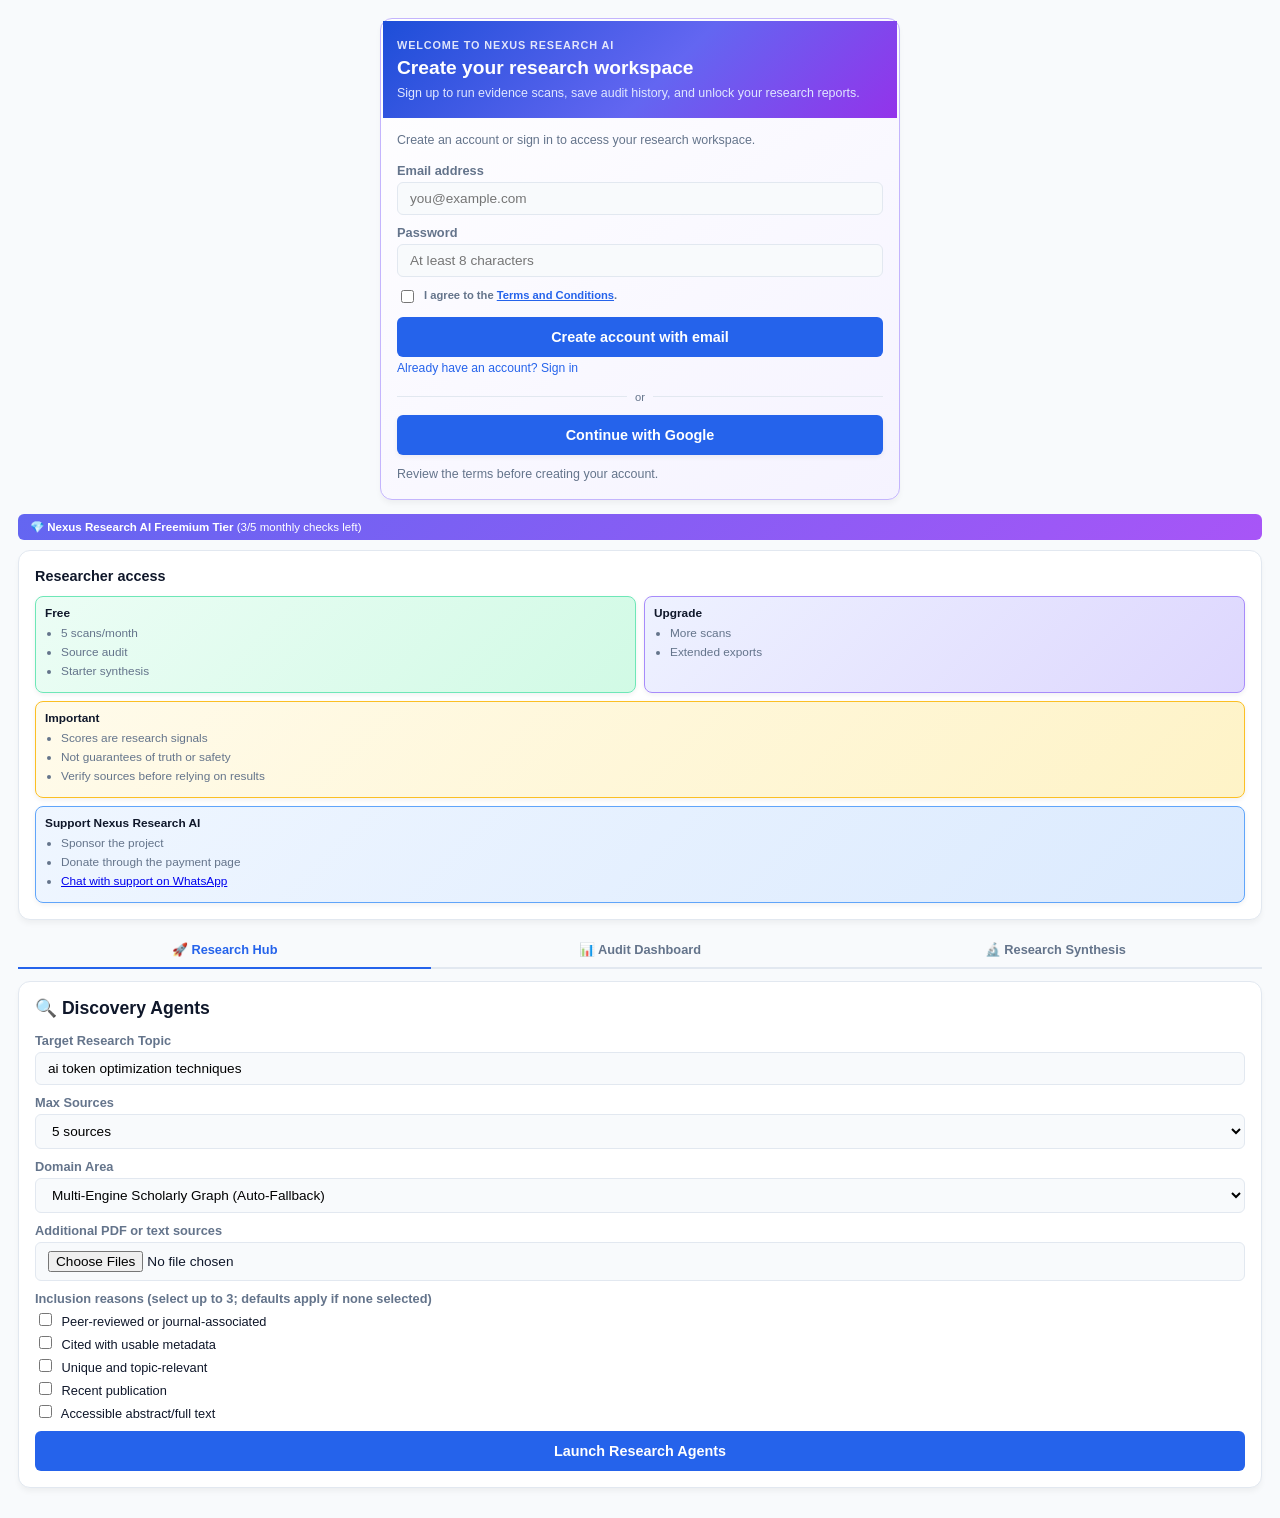
<file: extension/popup.html>
<!-- extension/popup.html - Fragment 1 of 2 -->
<!DOCTYPE html>
<html>
<head>
  <meta charset="utf-8">
  <style>
    :root {
      --primary: #2563eb;
      --primary-hover: #1d4ed8;
      --bg: #f8fafc;
      --card: #ffffff;
      --text: #0f172a;
      --text-muted: #64748b;
      --border: #e2e8f0;
      --success: #10b981;
      --error: #ef4444;
      --warning: #f59e0b;
    }
    *,
    *::before,
    *::after { box-sizing: border-box; }
    html { width: 100%; min-width: 0; }
    body {
      width: 100%;
      min-width: 280px;
      max-width: 100%;
      font-family: -apple-system, BlinkMacSystemFont, "Segoe UI", Roboto, sans-serif;
      background: var(--bg);
      color: var(--text);
      margin: 0;
      padding: 12px;
      overflow-x: hidden;
    }
    .card {
      background: var(--card);
      border: 1px solid var(--border);
      border-radius: 12px;
      padding: 14px;
      box-shadow: 0 4px 6px -1px rgba(0,0,0,0.05);
      margin-bottom: 12px;
    }
    body.auth-locked .auth-preview-surface {
      filter: grayscale(0.35);
      opacity: 0.42;
      pointer-events: none;
      user-select: none;
    }
    .auth-gate {
      position: relative;
      z-index: 5;
      max-width: 520px;
      margin: 0 auto 14px;
      border: 1px solid #c4b5fd;
      background: linear-gradient(145deg, #ffffff 0%, #f5f3ff 100%);
    }
    .auth-gate[hidden] { display: none; }
    .auth-hero {
      margin: -14px -14px 14px;
      padding: 18px 14px 16px;
      color: white;
      background: linear-gradient(135deg, #1d4ed8, #6366f1 55%, #9333ea);
    }
    .auth-hero h1 { margin: 0; font-size: 1.2rem; }
    .auth-kicker {
      margin: 0 0 6px;
      font-size: 0.68rem;
      font-weight: 700;
      letter-spacing: 0.08em;
      text-transform: uppercase;
      opacity: 0.85;
    }
    .auth-subtitle {
      color: var(--text-muted);
      font-size: 0.78rem;
      line-height: 1.4;
      margin: 0 0 13px;
    }
    .auth-hero .auth-subtitle { color: #e0e7ff; margin: 6px 0 0; }
    .auth-divider {
      display: flex;
      align-items: center;
      gap: 8px;
      color: var(--text-muted);
      font-size: 0.7rem;
      margin: 12px 0;
    }
    .auth-divider::before,
    .auth-divider::after { content: ""; height: 1px; flex: 1; background: var(--border); }
    .google-btn {
      background: white;
      color: var(--text);
      border: 1px solid var(--border);
      box-shadow: 0 2px 5px rgba(15,23,42,0.06);
    }
    .google-btn:hover { background: #f8fafc; }
    .auth-terms {
      display: flex;
      gap: 7px;
      align-items: flex-start;
      margin: 11px 0;
      color: var(--text-muted);
      font-size: 0.7rem;
      line-height: 1.35;
    }
    .auth-terms input { width: auto; margin-top: 2px; }
    .auth-terms a { color: var(--primary); }
    .auth-terms button {
      padding: 0;
      border: 0;
      background: transparent;
      color: var(--primary);
      text-decoration: underline;
      cursor: pointer;
      font: inherit;
    }
    .auth-terms-screen {
      display: none;
      max-width: 520px;
      margin: 0 auto 14px;
    }
    .auth-terms-screen h2 { color: var(--text); margin-bottom: 8px; }
    .auth-terms-screen h3 { color: var(--text); font-size: 0.86rem; margin: 14px 0 4px; }
    .auth-terms-screen p,
    .auth-terms-screen li { color: var(--text-muted); font-size: 0.76rem; line-height: 1.45; }
    .auth-terms-screen ul { padding-left: 18px; }
    .auth-status {
      display: none;
      padding: 9px;
      border-radius: 7px;
      font-size: 0.74rem;
      line-height: 1.35;
      margin-top: 10px;
    }
    .signed-in-badge {
      display: none;
      margin: 0 0 10px;
      padding: 7px 10px;
      border-radius: 7px;
      background: #ecfdf5;
      border: 1px solid #a7f3d0;
      color: #047857;
      font-size: 0.72rem;
    }
    h2 { font-size: 1.1rem; margin-top: 0; display: flex; align-items: center; gap: 6px; }
    .form-group { margin-bottom: 10px; }
    label { display: block; font-size: 0.8rem; font-weight: 600; color: var(--text-muted); margin-bottom: 4px; }
    input, select {
      width: 100%;
      box-sizing: border-box;
      padding: 8px 12px;
      border: 1px solid var(--border);
      border-radius: 6px;
      font-size: 0.85rem;
      background: var(--bg);
    }

    /* Three-Tab Ribbon Layout Header Styles */
    .tabs-nav { display: flex; flex-wrap: wrap; gap: 2px; border-bottom: 2px solid var(--border); margin-bottom: 12px; }
    .tab-btn {
      flex: 1;
      padding: 10px 4px;
      background: none;
      border: none;
      border-bottom: 2px solid transparent;
      font-weight: 600;
      font-size: 0.8rem;
      color: var(--text-muted);
      cursor: pointer;
      text-align: center;
      transition: all 0.2s;
      margin-bottom: -2px;
      min-width: 0;
    }
    .tab-btn.active { color: var(--primary); border-bottom-color: var(--primary); }
    .tab-content { display: none; }
    .tab-content.active { display: block; }

    .btn {
      width: 100%;
      padding: 12px;
      background: var(--primary);
      color: white;
      border: none;
      border-radius: 6px;
      font-weight: 600;
      font-size: 0.9rem;
      cursor: pointer;
      display: flex;
      justify-content: center;
      align-items: center;
      gap: 8px;
    }
    .btn:hover { background: var(--primary-hover); }
    .btn:disabled { background: #94a3b8; cursor: not-allowed; }

    .spinner {
      display: none;
      width: 16px;
      height: 16px;
      border: 2px solid rgba(255,255,255,0.3);
      border-radius: 50%;
      border-top-color: white;
      animation: spin 0.8s linear infinite;
    }
    @keyframes spin { to { transform: rotate(360deg); } }

    /* Interactive Operational Status Tickers */
    .progress-container { display: none; margin-top: 12px; padding: 12px; background: #f1f5f9; border-radius: 8px; border: 1px solid var(--border); }
    .progress-bar-bg { width: 100%; height: 6px; background: #cbd5e1; border-radius: 3px; overflow: hidden; margin-bottom: 10px; }
    .progress-bar-fill { width: 0%; height: 100%; background: var(--primary); transition: width 0.4s ease; }
    .step-item { display: flex; align-items: center; gap: 6px; font-size: 0.76rem; color: var(--text-muted); margin-bottom: 4px; }
    .step-item.active { color: var(--primary); font-weight: 600; }
    .step-item.completed { color: var(--success); }
    .step-item.failed { color: var(--error); font-weight: 600; }

    /* Summary Dashboard Cards Grid Layout */
    .summary-grid { display: grid; grid-template-columns: 1fr 1fr; gap: 10px; margin-bottom: 12px; }
    .stat-card { background: white; border: 1px solid var(--border); border-radius: 8px; padding: 10px; text-align: center; }
    .stat-num { font-size: 1.3rem; font-weight: 700; }
    .stat-num.inc { color: var(--success); }
    .stat-num.exc { color: var(--error); }
    .stat-label { font-size: 0.7rem; color: var(--text-muted); font-weight: 600; }

    .table-container { overflow-x: auto; margin-top: 6px; border-radius: 6px; border: 1px solid var(--border); }
    table { width: 100%; min-width: 520px; border-collapse: collapse; font-size: 0.76rem; }
    th { background: #f1f5f9; padding: 8px; font-weight: 600; color: var(--text-muted); }
    td { padding: 8px; border-top: 1px solid var(--border); background: white; }

    .badge { padding: 2px 6px; border-radius: 4px; font-size: 0.65rem; font-weight: bold; }
    .badge-inc { background: #d1fae5; color: var(--success); }
    .badge-exc { background: #fee2e2; color: var(--error); }

    #status { display: none; margin-top: 12px; padding: 12px; border-radius: 6px; font-size: 0.82rem; line-height: 1.4; }
    .success { background: #ecfdf5; color: var(--success); border: 1px solid #a7f3d0; }
    .error { background: #fef2f2; color: var(--error); border: 1px solid #fca5a5; }
    .tier-banner {
      font-size: 0.72rem; background: linear-gradient(135deg, #6366f1, #a855f7);
      color: white; padding: 6px 12px; border-radius: 6px; margin-bottom: 10px;
      display: flex; justify-content: space-between; align-items: center;
      cursor: pointer;
    }
    #inclusionReasons label { font-weight: 400; color: var(--text); margin: 4px 0; }
    #inclusionReasons input { width: auto; margin-right: 6px; }
    .report-path { word-break: break-all; color: var(--primary); font-family: monospace; }
    .access-card { font-size: 0.74rem; line-height: 1.35; }
    .access-card-title { display: block; font-size: 0.9rem; margin-bottom: 9px; }
    .access-grid { display: grid; grid-template-columns: 1fr 1fr; gap: 8px; }
    .access-tile {
      border: 1px solid var(--border); border-radius: 8px; padding: 9px;
      background: #f8fafc; min-height: 66px;
      box-shadow: 0 2px 5px rgba(15,23,42,0.06);
    }
    .access-tile strong { display: block; color: var(--text); margin-bottom: 4px; }
    .access-tile span { color: var(--text-muted); }
    .access-points { margin: 0; padding-left: 16px; color: var(--text-muted); }
    .snapshot-box { padding: 10px; border: 1px solid var(--border, #d5dbea); border-radius: 8px; background: #f3f5fa; color: #33405b; font-weight: 500; }
    .snapshot-opening { margin: 8px 0; line-height: 1.5; }
    .snapshot-outline { margin: 6px 0; padding-left: 16px; color: #55627c; }
    .snapshot-counts { margin: 6px 0 8px; font-weight: 700; }
    .access-points li { margin: 3px 0; }
    .access-tile.free {
      background: linear-gradient(135deg, #ecfdf5, #d1fae5);
      border-color: #6ee7b7;
    }
    .access-tile.upgrade {
      background: linear-gradient(135deg, #eef2ff, #ddd6fe);
      border-color: #a78bfa;
      cursor: pointer;
      transition: transform 0.18s ease, box-shadow 0.18s ease;
    }
    .access-tile.upgrade:hover,
    .access-tile.upgrade:focus-visible { transform: translateY(-2px); box-shadow: 0 6px 14px rgba(79,70,229,0.18); outline: 2px solid #818cf8; outline-offset: 2px; }
    .access-tile.note {
      grid-column: 1 / -1;
      background: linear-gradient(135deg, #fffbeb, #fef3c7);
      border-color: #fbbf24;
    }
    .access-tile.support {
      grid-column: 1 / -1;
      background: linear-gradient(135deg, #eff6ff, #dbeafe);
      border-color: #60a5fa;
    }
    .upgrade-flow {
      display: none; border: 1px solid #c4b5fd; overflow: hidden;
      background: linear-gradient(145deg, #ffffff 0%, #f5f3ff 100%);
    }
    .upgrade-hero {
      margin: -14px -14px 14px; padding: 18px 14px 16px;
      color: white; background: linear-gradient(135deg, #4338ca, #7c3aed 55%, #a855f7);
    }
    .upgrade-kicker { margin: 0 0 6px; font-size: 0.68rem; font-weight: 700; letter-spacing: 0.08em; text-transform: uppercase; opacity: 0.85; }
    .upgrade-flow h2 { margin: 0; font-size: 1.18rem; }
    .upgrade-flow .flow-subtitle { color: var(--text-muted); margin: 0 0 14px; line-height: 1.45; }
    .upgrade-hero .flow-subtitle { color: #ede9fe; margin: 6px 0 0; }
    .upgrade-plan {
      display: flex; justify-content: space-between; align-items: center; gap: 10px;
      padding: 10px 11px; border: 1px solid #ddd6fe; border-radius: 9px;
      background: rgba(255,255,255,0.8); margin-bottom: 12px;
    }
    .upgrade-plan strong { display: block; color: #312e81; }
    .upgrade-plan span { color: var(--text-muted); font-size: 0.72rem; }
    .upgrade-badge { padding: 4px 7px; border-radius: 999px; background: #ede9fe; color: #6d28d9; font-size: 0.65rem; font-weight: 700; white-space: nowrap; }
    .plan-options { display: grid; grid-template-columns: 1fr 1fr; gap: 9px; margin-bottom: 14px; }
    .plan-option {
      padding: 11px; border: 1px solid #c4b5fd; border-radius: 10px;
      background: rgba(255,255,255,0.84); text-align: left; cursor: pointer;
      color: var(--text);
    }
    .plan-option.selected { border: 2px solid #6366f1; background: #eef2ff; box-shadow: 0 4px 12px rgba(79,70,229,0.14); }
    .plan-option.ultimate { border-color: #f59e0b; background: linear-gradient(145deg, #fff7ed, #fffbeb); }
    .plan-option.ultimate.selected { border-color: #d97706; }
    .plan-option strong { display: block; margin-bottom: 4px; color: #312e81; }
    .plan-option.ultimate strong { color: #92400e; }
    .plan-option span { display: block; color: var(--text-muted); font-size: 0.7rem; line-height: 1.35; }
    .plan-option .plan-action { display: block; margin-top: 8px; color: var(--primary); font-size: 0.68rem; font-weight: 700; }
    .plan-price { display: block; margin-top: 7px; color: #1e1b4b; font-size: 0.95rem; font-weight: 800; }
    .plan-price small { color: var(--text-muted); font-size: 0.65rem; font-weight: 500; }
    .upgrade-benefits { display: grid; grid-template-columns: 1fr 1fr; gap: 8px; margin-bottom: 14px; }
    .upgrade-benefit { padding: 10px; border-radius: 9px; background: white; border: 1px solid #e2e8f0; }
    .upgrade-benefit strong { display: block; margin-bottom: 4px; font-size: 0.76rem; }
    .upgrade-benefit span { color: var(--text-muted); font-size: 0.7rem; line-height: 1.35; }
    .upgrade-details-list { margin: 0 0 14px; padding-left: 19px; }
    .upgrade-details-list li { margin: 6px 0; }
    .checkout-summary {
      padding: 11px; border: 1px solid #ddd6fe; border-radius: 9px;
      background: #faf5ff; margin-bottom: 12px;
    }
    .checkout-summary-row { display: flex; justify-content: space-between; gap: 12px; margin: 5px 0; font-size: 0.76rem; }
    .checkout-summary-row span { color: var(--text-muted); }
    .checkout-security { display: flex; gap: 7px; align-items: flex-start; padding: 9px; border-radius: 8px; background: #f0fdf4; color: #166534; font-size: 0.7rem; line-height: 1.35; }
    .terms-check { display: flex; gap: 7px; align-items: flex-start; margin: 12px 0; font-size: 0.72rem; line-height: 1.35; color: var(--text-muted); }
    .terms-check input { width: auto; margin-top: 2px; }
    .terms-link { color: var(--primary); text-decoration: underline; cursor: pointer; }
    .terms-screen { font-size: 0.75rem; line-height: 1.45; color: var(--text-muted); }
    .terms-screen h3 { color: var(--text); font-size: 0.86rem; margin: 13px 0 4px; }
    .terms-screen ul { padding-left: 18px; margin-top: 5px; }
    .checkout-methods { display: grid; gap: 8px; margin: 12px 0; }
    .checkout-method {
      width: 100%; border: 1px solid #2563eb; border-radius: 8px; padding: 10px;
      background: #2563eb; color: white; text-align: left; cursor: pointer;
      font-size: 0.8rem;
    }
    .checkout-method.locked {
      background: #e2e8f0; border-color: #94a3b8; color: #64748b; cursor: not-allowed;
    }
    .flow-back {
      border: 0; background: transparent; color: var(--primary);
      cursor: pointer; padding: 4px 0; font-size: 0.76rem;
    }
    .locked-source-action {
      width: 100%; margin-top: 8px; padding: 7px; border: 1px dashed #94a3b8;
      border-radius: 6px; background: #f1f5f9; color: #64748b; cursor: pointer;
      font-size: 0.72rem;
    }
    @media (max-width: 420px) {
      body { padding: 8px; }
      .card { padding: 11px; border-radius: 10px; }
      .tabs-nav { gap: 0; }
      .tab-btn { flex: 1 1 100%; text-align: left; padding: 8px 10px; }
      .summary-grid,
      .access-grid { grid-template-columns: 1fr; }
      .access-tile.note,
      .access-tile.support { grid-column: auto; }
      .upgrade-benefits { grid-template-columns: 1fr; }
      .plan-options { grid-template-columns: 1fr; }
      .step-item { align-items: flex-start; }
      .step-icon { flex: 0 0 auto; }
    }
    @media (min-width: 700px) {
      body { padding: 18px; }
      .card { padding: 16px; }
    }
  </style>
</head>
<body>

  <section class="card auth-gate" id="authGate" aria-labelledby="authTitle">
    <div class="auth-hero">
      <p class="auth-kicker">Welcome to Nexus Research AI</p>
      <h1 id="authTitle">Create your research workspace</h1>
      <p class="auth-subtitle">Sign up to run evidence scans, save audit history, and unlock your research reports.</p>
    </div>
    <p class="auth-subtitle" id="authIntro">Create an account or sign in to access your research workspace.</p>
    <form id="signupForm" novalidate>
      <div class="form-group">
        <label for="signupEmail">Email address</label>
        <input id="signupEmail" name="email" type="email" autocomplete="email" placeholder="you@example.com" required>
      </div>
      <div class="form-group">
        <label for="signupPassword">Password</label>
        <input id="signupPassword" name="password" type="password" autocomplete="new-password" minlength="8" placeholder="At least 8 characters" required>
      </div>
      <label class="auth-terms">
        <input id="signupTerms" type="checkbox" required>
        <span>I agree to the <button id="openSignupTermsBtn" type="button">Terms and Conditions</button>.</span>
      </label>
      <button class="btn" id="emailSignupBtn" type="submit">Create account with email</button>
    </form>
    <button class="flow-back" id="toggleAuthModeBtn" type="button">Already have an account? Sign in</button>
    <button class="flow-back" id="forgotPasswordBtn" type="button" hidden>Forgot password?</button>
    <div class="auth-divider">or</div>
    <button class="btn google-btn" id="googleSignupBtn" type="button">Continue with Google</button>
    <div class="auth-status" id="authStatus" role="status" aria-live="polite"></div>
    <p class="auth-subtitle" style="margin:11px 0 0;">Review the terms before creating your account.</p>
  </section>
  <section class="card auth-terms-screen" id="signupTermsScreen" aria-labelledby="signupTermsTitle">
    <button class="flow-back" id="backToSignupBtn" type="button">← Back to signup</button>
    <h2 id="signupTermsTitle">Nexus Research AI Terms and Conditions</h2>
    <p>These terms explain how the research workspace, accounts, purchases, payments, and generated outputs are handled.</p>
    <h3>1. Account registration</h3>
    <p>You must provide accurate account information and keep your sign-in details secure. Each account is intended for the person or organization that created it.</p>
    <h3>2. Research workspace</h3>
    <p>Nexus Research AI provides evidence discovery, source auditing, synthesis, and report-generation tools. You are responsible for reviewing sources and deciding how to use generated material.</p>
    <h3>3. Payments</h3>
    <p>A Research Pack is a one-time purchase billed at the price shown at checkout. It does not renew. Payment credentials are handled by PayPal and are not stored in the extension.</p>
    <h3>4. Refunds</h3>
    <p>Refund requests should normally be submitted within seven days of a charge. Scans already run and reports already generated may be excluded. Approved refunds are returned through the original payment method.</p>
    <h3>5. Research-output policy</h3>
    <p>Research outputs are decision-support aids. They are not guarantees of truth, safety, publication acceptance, legal compliance, or professional advice. Verify sources, interpretations, and conclusions independently.</p>
    <h3>6. Acceptable use</h3>
    <p>Do not use the service for unlawful activity, abuse of third-party systems, unauthorized access, or attempts to bypass usage, payment, or security controls.</p>
    <h3>7. Changes</h3>
    <p>We may update these terms as the service develops. Material changes will be communicated through the product or the account contact information where appropriate.</p>
    <button class="btn" id="returnToSignupBtn" type="button" style="margin-top:12px;">Return to signup</button>
  </section>
  <div class="signed-in-badge" id="signedInBadge">
    <span id="signedInText"></span>
    <button class="flow-back" id="signOutBtn" type="button">Sign out</button>
  </div>

  <div class="auth-preview-surface" id="authPreviewSurface">
  <div class="tier-banner" id="tierBanner" role="button" tabindex="0" aria-label="Open upgrade details">
    <span>💎 <strong>Nexus Research AI Freemium Tier</strong> (3/5 monthly checks left)</span>
  </div>
  <div class="card access-card" id="accessCard">
    <strong class="access-card-title">Researcher access</strong>
    <div class="access-grid">
      <div class="access-tile free">
        <strong>Free</strong>
        <ul class="access-points">
          <li>5 scans/month</li>
          <li>Source audit</li>
          <li>Starter synthesis</li>
        </ul>
      </div>
      <div class="access-tile upgrade" id="upgradeTile" role="button" tabindex="0" aria-label="Open upgrade details">
        <strong>Upgrade</strong>
        <ul class="access-points">
          <li>More scans</li>
          <li>Extended exports</li>
        </ul>
      </div>
      <div class="access-tile note">
        <strong>Important</strong>
        <ul class="access-points">
          <li>Scores are research signals</li>
          <li>Not guarantees of truth or safety</li>
          <li>Verify sources before relying on results</li>
        </ul>
      </div>
      <div class="access-tile support">
        <strong>Support Nexus Research AI</strong>
        <ul class="access-points">
          <li>Sponsor the project</li>
          <li>Donate through the payment page</li>
          <li><a id="supportWhatsApp" data-support="extension" href="https://wa.me/254743852707?text=Hi%20Nexus%20support%2C%20I%20need%20help%20with%20the%20Chrome%20extension." target="_blank" rel="noopener noreferrer">Chat with support on WhatsApp</a></li>
        </ul>
      </div>
    </div>
  </div>

  <div class="card upgrade-flow" id="upgradeFlow">
        <div id="upgradeDetailsScreen">
        <button class="flow-back" id="closeUpgradeBtn" type="button">← Back to research</button>
        <div class="upgrade-hero">
          <p class="upgrade-kicker">Research Pack</p>
          <h2>Unlock full downloads and more scans</h2>
          <p class="flow-subtitle">Move from quick evidence scans to deeper, publication-ready research preparation.</p>
        </div>
        <div class="plan-options" id="packOptions" role="group" aria-label="Research Packs">
          <span class="flow-subtitle">Loading packs...</span>
        </div>
        <div class="upgrade-benefits">
          <div class="upgrade-benefit"><strong>📚 Deeper discovery</strong><span>Review up to 100 sources in one scan.</span></div>
          <div class="upgrade-benefit"><strong>🧭 Broader control</strong><span>Use all inclusion criteria and legal research access.</span></div>
          <div class="upgrade-benefit"><strong>📝 Complete literature reviews</strong><span>Generate a structured, publication-ready literature review.</span></div>
          <div class="upgrade-benefit"><strong>📤 Extended exports</strong><span>Work with larger audits and evidence reviews.</span></div>
          <div class="upgrade-benefit"><strong>✨ Better quality proposal</strong><span>Turn audited evidence into a clearer, stronger research proposal.</span></div>
          <div class="upgrade-benefit"><strong>📖 Full cited research paper draft</strong><span>Generate a structured draft with integrated citations and references.</span></div>
        </div>
        <button class="btn" id="continueToCheckoutBtn" type="button">Continue to secure checkout</button>
        <p class="flow-subtitle" style="font-size:0.68rem; margin:9px 0 0; text-align:center;">You will choose a payment method on the next screen.</p>
      </div>
      <div id="checkoutScreen" style="display:none;">
        <button class="flow-back" id="backToUpgradeDetailsBtn" type="button">← Review upgrade details</button>
        <div class="upgrade-hero">
          <p class="upgrade-kicker">Secure checkout</p>
          <h2>Choose a payment method</h2>
          <p class="flow-subtitle">Complete your Research Pack purchase in the next step.</p>
        </div>
        <div class="checkout-summary">
          <div class="checkout-summary-row"><span>Product</span><strong id="checkoutPlanName">Research Pack</strong></div>
          <div class="checkout-summary-row"><span>Price</span><strong id="checkoutPlanPrice">One-time payment</strong></div>
          <div class="checkout-summary-row"><span>Scans included</span><strong id="checkoutSourceCapacity">Loading</strong></div>
          <div class="checkout-summary-row"><span>Valid for</span><strong id="checkoutDomainCapacity">Loading</strong></div>
          <div class="checkout-summary-row"><span>Downloads</span><strong>Full Excel audit and Word reports</strong></div>
        </div>
        <p class="flow-subtitle">Select a payment method to continue. Payment details are handled in the secure checkout flow.</p>
        <div class="checkout-methods">
          <button class="checkout-method" id="paypalUpgradeBtn" type="button">PayPal <span>• Available</span></button>
          <button class="checkout-method locked" id="mpesaUpgradeBtn" type="button">M-PESA <span>• Coming soon</span></button>
        </div>
        <label class="terms-check">
          <input type="checkbox" id="termsAgreement">
          <span>I agree to the <button class="terms-link" id="termsLinkBtn" type="button">Terms, payment, and refund policy</button>.</span>
        </label>
        <button class="locked-source-action" id="largeSourceInterestBtn" type="button">
          Need 200 to 1,000 sources? Tell us
        </button>
        <div class="checkout-security">🔒 <span>Payment credentials are not stored in this extension. Checkout will be handled by the payment provider.</span></div>
        <div id="checkoutStatus" style="display:none; margin-top:10px; font-size:0.78rem;"></div>
      </div>
      <div id="termsScreen" style="display:none;">
        <button class="flow-back" id="backToCheckoutBtn" type="button">← Back to checkout</button>
        <div class="upgrade-hero">
          <p class="upgrade-kicker">Nexus Research AI terms</p>
          <h2>Payment and refund policy</h2>
          <p class="flow-subtitle">Please review these terms before starting checkout.</p>
        </div>
        <div class="terms-screen">
          <h3>Plans and billing</h3>
          <p id="termsPackPrice">A Research Pack is a one-time purchase at the price shown at checkout. It does not renew.</p>
          <h3>Payment processing</h3>
          <p>Payments are processed by the selected provider. Nexus Research AI does not store card or wallet credentials in the extension.</p>
          <h3>Refunds</h3>
          <p>Refund requests should be submitted within 7 days of a charge. Scans already run and reports already generated may be excluded from a refund. Any approved refund is returned through the original payment method.</p>
          <h3>Research outputs</h3>
          <p>Reports are research aids, not guarantees of accuracy, safety, publication acceptance, or professional advice. Verify sources and conclusions independently.</p>
          <h3>Renewal</h3>
          <p>A Research Pack does not renew, so there is nothing to cancel. Changes to pricing will be communicated before they take effect where required.</p>
        </div>
        <button class="btn" id="acceptTermsBtn" type="button" style="margin-top:12px;">Accept and return to checkout</button>
      </div>
      <button class="flow-back" id="returnToResearchBtn" type="button" style="margin-top:12px;">↩ Return to research workspace</button>
  </div>

  <div class="tabs-nav">
    <button class="tab-btn active" id="tabTerminalBtn">🚀 Research Hub</button>
    <button class="tab-btn" id="tabDashboardBtn">📊 Audit Dashboard</button>
    <button class="tab-btn" id="tabSynthesisBtn">🔬 Research Synthesis</button>
  </div>
<!-- extension/popup.html - Fragment 2 of 2 -->
  <!-- TAB 1: OPERATIONS CONSOLE CENTER VIEWPORT -->
  <div class="tab-content active" id="tabTerminalContent">
    <div class="card">
      <h2>🔍 Discovery Agents</h2>
      <div class="form-group">
        <label>Target Research Topic</label>
        <input type="text" id="topic" value="ai token optimization techniques">
      </div>
      <div class="form-group">
        <label>Max Sources</label>
        <select id="max_sources">
          <option value="5">5 sources</option>
          <option value="10">10 sources</option>
          <option value="20">20 sources</option>
          <option value="50">50 sources</option>
          <option value="100" class="paid-only-source-option">100 sources (Paid)</option>
          <option value="200" class="premium-source-option">200 sources (upgrade)</option>
          <option value="500" class="premium-source-option">500 sources (upgrade)</option>
          <option value="1000" class="premium-source-option">1,000 sources (upgrade)</option>
        </select>
      </div>
      <div class="form-group">
        <label>Domain Area</label>
        <select id="domain">
          <option value="scholarly">Multi-Engine Scholarly Graph (Auto-Fallback)</option>
          <option value="legal" class="paid-only-domain-option" disabled>Legal Research Graph (Paid)</option>
        </select>
      </div>
      <div class="form-group">
        <label for="sourceUploads">Additional PDF or text sources</label>
        <input type="file" id="sourceUploads" accept=".pdf,.txt,.md,.csv" multiple>
      </div>
      <div class="form-group">
        <label id="inclusionReasonsLabel">Inclusion reasons (select up to 3; defaults apply if none selected)</label>
        <div id="inclusionReasons">
          <label><input type="checkbox" value="Peer-reviewed or journal-associated source"> Peer-reviewed or journal-associated</label>
          <label><input type="checkbox" value="Cited source with usable metadata"> Cited with usable metadata</label>
          <label><input type="checkbox" value="Unique source relevant to the requested topic"> Unique and topic-relevant</label>
          <label><input type="checkbox" value="Recent publication within the research area"> Recent publication</label>
          <label><input type="checkbox" value="Accessible abstract or full-text evidence"> Accessible abstract/full text</label>
        </div>
      </div>
      <button class="btn" id="runBtn">
        <div class="spinner" id="btnSpinner"></div>
        <span id="btnText">Launch Research Agents</span>
      </button>

      <div class="progress-container" id="progressContainer">
        <div class="progress-bar-bg"><div class="progress-bar-fill" id="progressBar"></div></div>
        <div class="step-item" id="step1"><span class="step-icon">⚫</span> 1. Initializing global discovery loop...</div>
        <div class="step-item" id="step2"><span class="step-icon">⚫</span> 2. Fetching records from citation graphs...</div>
        <div class="step-item" id="step3"><span class="step-icon">⚫</span> 3. Running deduplication & filter logic...</div>
        <div class="step-item" id="step4"><span class="step-icon">⚫</span> 4. Synthesizing evidence via Insight Engine...</div>
      </div>
      <div id="status"></div>
      <button class="btn" id="upgradeFromScanBtn" type="button" style="display:none; margin-top:8px; background:#7c3aed;">Get a Research Pack</button>
      <button class="btn retry-btn" id="retryBtn" style="display:none; margin-top:8px; background:#475569;">
        Retry with the same context
      </button>
      <button class="btn" id="cancelScanBtn" type="button" style="display:none; margin-top:8px; background:#64748b;">
        Stop research scan
      </button>
    </div>
  </div>

  <!-- TAB 2: AUDIT TELEMETRY REPOSITORY DATA METRICS GRID -->
  <div class="tab-content" id="tabDashboardContent">
    <div class="summary-section" id="summarySection">
      <div class="summary-grid">
        <div class="stat-card">
          <div class="stat-num inc" id="countInc">0</div>
          <div class="stat-label">INCLUDED EVIDENCE</div>
        </div>
        <div class="stat-card">
          <div class="stat-num exc" id="countExc">0</div>
          <div class="stat-label">FILTERED OUT</div>
        </div>
      </div>
    </div>
    <div class="preview-section" id="previewSection">
      <label>🎯 Real-Time Knowledge Graph Audit Preview</label>
      <div id="reportMetadata" class="card" style="font-size:0.75rem; display:none;"></div>
      <div id="auditFilters" class="card" style="font-size:0.75rem; display:none;">
        <strong>Source view</strong>
        <select id="auditFilter" aria-label="Filter audit sources">
          <option value="all">All sources</option>
          <option value="passed">Passed only</option>
          <option value="skipped">Skipped only</option>
        </select>
        <span id="auditCompactNote" style="display:block; margin-top:6px; color:var(--text-muted);"></span>
      </div>
      <div class="table-container">
        <table id="auditTable">
          <thead>
            <tr>
              <th>Source Document Title</th>
              <th>Status</th>
              <th>Action Reason</th>
            </tr>
          </thead>
          <tbody>
            <tr>
              <td colspan="3" style="text-align:center; color:var(--text-muted); padding:20px;">
                No active data blocks inside session memory. Execute a Research Hub scan.
              </td>
            </tr>
          </tbody>
        </table>
      </div>

      <!-- NEW ACTION FOOTER BUTTON MATRIX LINKING TO TAB 3 -->
      <div style="margin-top: 14px; text-align: right;">
        <button class="btn" id="linkToSynthesisBtn" style="width: auto; display: inline-flex; background: #0f172a; padding: 10px 16px; font-size: 0.82rem;" disabled>
          Proceed to Research Synthesis ➔
        </button>
      </div>
    </div>
  </div>

  <!-- TAB 3: DEDICATED ADVANCED RESEARCH WRITE-UP SYNTHESIS SCRIBE -->
  <div class="tab-content" id="tabSynthesisContent">
    <div class="card" id="postMvpReviewSection" style="display:none; border:2px solid #2563eb;">
      <h2 style="color:#2563eb; margin-bottom:6px;">🔬 Cited Synthesis Scribe</h2>
      <p style="font-size:0.75rem; line-height:1.4; color:var(--text-muted); margin-bottom:12px;">
        Review your compiled workspace metrics. Click below to command the sub-agent to construct a publication-grade, double-spaced APA report document grouping related citations cleanly.
      </p>

      <button class="btn" id="draftDocBtn" style="background:linear-gradient(135deg, #2563eb, #1d4ed8);">
        <div class="spinner" id="proposalSpinner" style="display:none;"></div>
        <span id="draftBtnText">Generate Pre-Research Proposal</span>
      </button>
      <button class="btn" id="fullDraftDocBtn" style="margin-top:8px; background:linear-gradient(135deg, #7c3aed, #4f46e5);">
        <div class="spinner" id="fullPaperSpinner" style="display:none;"></div>
        <span id="fullDraftBtnText">Generate Complete Literature Review</span>
      </button>
      <button class="btn" id="cancelReportBtn" type="button" style="display:none; margin-top:8px; background:#64748b;">
        Stop report generation
      </button>
      <button class="btn" id="retryReportBtn" type="button" style="display:none; margin-top:8px; background:#475569;">
        Retry report generation
      </button>
      <button class="btn" id="downloadCachedReportBtn" type="button" style="display:none; margin-top:8px; background:#0f766e;">
        Download previously generated report
      </button>
      <button class="btn" id="upgradeFromReportBtn" type="button" style="display:none; margin-top:8px; background:#7c3aed;">
        View Research Pack
      </button>

      <div class="progress-container" id="scribeProgressContainer" style="margin-top:12px;">
        <div class="progress-bar-bg"><div class="progress-bar-fill" id="scribeProgressBar" style="background:#2563eb;"></div></div>
        <div class="step-item" id="sStep1"><span class="step-icon">⚫</span> Ingesting verified literature table indices...</div>
        <div class="step-item" id="sStep2"><span class="step-icon">⚫</span> Formulating core APA cover title templates...</div>
        <div class="step-item" id="sStep3"><span class="step-icon">⚫</span> Running text synthesis & grouping relative citations...</div>
        <div class="step-item" id="sStep4"><span class="step-icon">⚫</span> Compiling reference tables with hanging indents...</div>
      </div>
      <div id="draftStatus" style="display:none; margin-top:10px; font-size:0.78rem; font-weight:600; color:var(--primary); line-height:1.3;"></div>
      <div id="reportFeedback" style="display:none; margin-top:10px; padding:10px; border:1px solid #d5def5; border-radius:8px; font-size:0.78rem; line-height:1.3;">
        <strong id="feedbackPrompt">Was this report useful?</strong>
        <div id="feedbackChoices" style="display:flex; gap:6px; margin-top:6px;">
          <button class="btn" id="feedbackUp" type="button">Helpful</button>
          <button class="btn" id="feedbackDown" type="button" style="background:#475569;">Not helpful</button>
        </div>
        <div id="feedbackReasons" style="display:none; margin-top:6px;">
          <label style="display:block; margin:3px 0;"><input type="checkbox" id="reason_inaccurate"> Inaccurate</label>
          <label style="display:block; margin:3px 0;"><input type="checkbox" id="reason_not_synthesized"> Reads like a summary of each paper</label>
          <label style="display:block; margin:3px 0;"><input type="checkbox" id="reason_citations"> Citations</label>
          <label style="display:block; margin:3px 0;"><input type="checkbox" id="reason_formatting"> Formatting</label>
          <label style="display:block; margin:3px 0;"><input type="checkbox" id="reason_too_long"> Too long</label>
          <label style="display:block; margin:3px 0;"><input type="checkbox" id="reason_too_short"> Too short</label>
          <button class="btn" id="feedbackSend" type="button" style="margin-top:6px;">Send feedback</button>
        </div>
      </div>
    </div>

    <div class="card" id="synthesisFallbackCard" style="text-align:center; padding:30px; color:var(--text-muted);">
      <span>🔒 Complete an initial paper gathering task in the <strong>Research Hub</strong> to unlock report generation.</span>
    </div>
  </div>
  </div>

  <script src="auth.js"></script>
  <script src="popup.js"></script>
</body>
</html>
</file>
